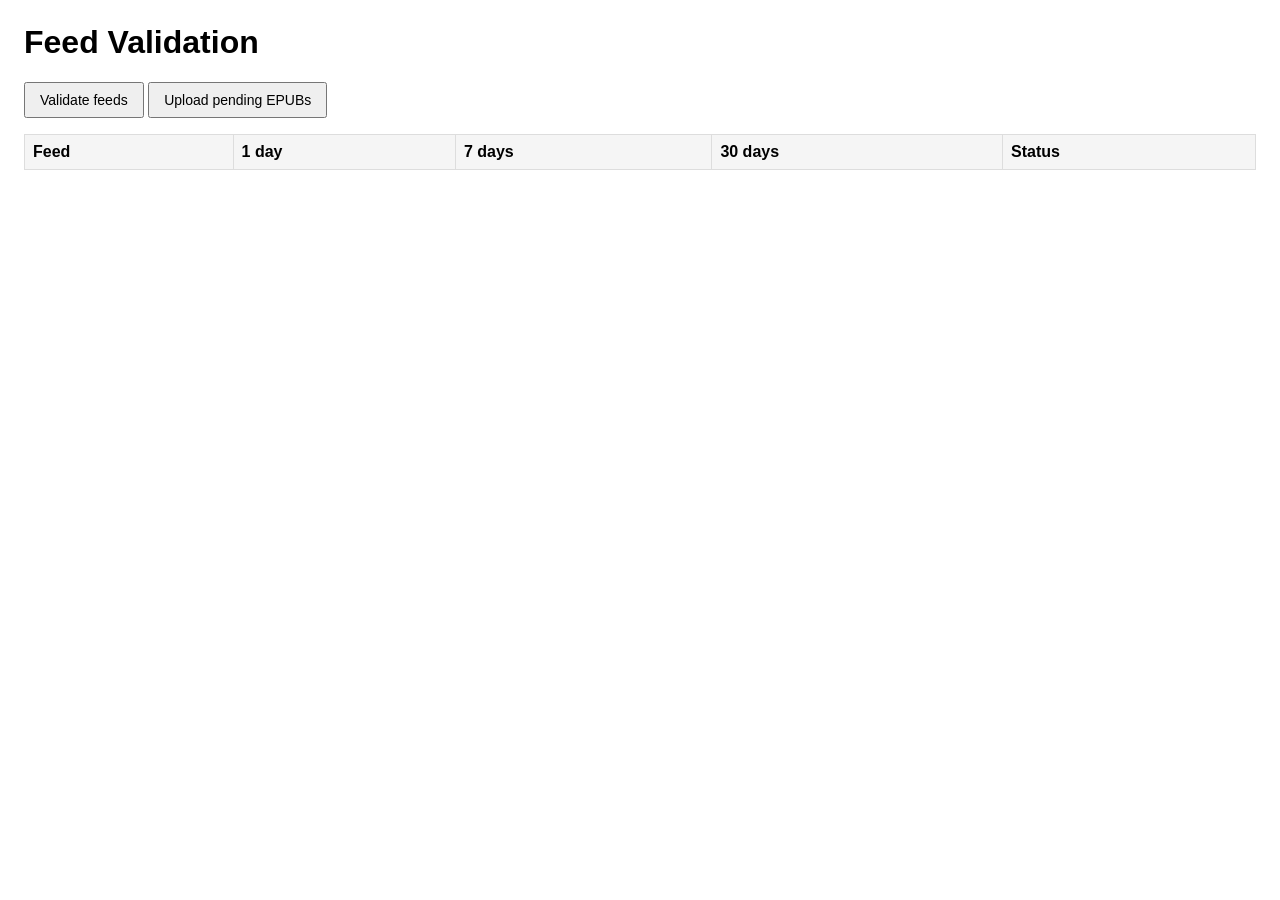
<file: templates/index.html>
<!doctype html>
<html lang="en">
<head>
  <meta charset="UTF-8" />
  <meta name="viewport" content="width=device-width, initial-scale=1.0" />
  <title>Feed Validator</title>
  <style>
    body { font-family: Arial, sans-serif; margin: 24px; }
    button { padding: 8px 14px; font-size: 14px; }
    table { border-collapse: collapse; width: 100%; margin-top: 16px; }
    th, td { border: 1px solid #ddd; padding: 8px; text-align: left; }
    th { background: #f5f5f5; }
    .ok { color: #08660f; font-weight: 600; }
    .error { color: #b00020; font-weight: 600; }
  </style>
</head>
<body>
  <h1>Feed Validation</h1>
  <button id="validateBtn">Validate feeds</button>
  <button id="uploadBtn">Upload pending EPUBs</button>
  <p id="message"></p>

  <table>
    <thead>
      <tr>
        <th>Feed</th>
        <th>1 day</th>
        <th>7 days</th>
        <th>30 days</th>
        <th>Status</th>
      </tr>
    </thead>
    <tbody id="resultsBody"></tbody>
  </table>

  <script>
    const button = document.getElementById('validateBtn');
    const body = document.getElementById('resultsBody');
    const uploadButton = document.getElementById('uploadBtn');
    const message = document.getElementById('message');

    function renderRows(results) {
      body.innerHTML = '';
      for (const row of results) {
        const tr = document.createElement('tr');
        const statusText = row.status === 'ok' ? 'ok' : `error: ${row.reason || 'unknown'}`;
        tr.innerHTML = `
          <td>${row.feed}</td>
          <td>${row['1 day']}</td>
          <td>${row['7 days']}</td>
          <td>${row['30 days']}</td>
          <td class="${row.status}">${statusText}</td>
        `;
        body.appendChild(tr);
      }
    }

    button.addEventListener('click', async () => {
      button.disabled = true;
      message.textContent = 'Validating feeds...';
      try {
        const response = await fetch('/validate', { method: 'POST' });
        const result = await response.json();
        renderRows(result);
        message.textContent = `Validated ${result.length} feed(s).`;
      } catch (error) {
        message.textContent = `Validation failed: ${error.message}`;
      } finally {
        button.disabled = false;
      }
    });

    uploadButton.addEventListener('click', async () => {
      uploadButton.disabled = true;
      message.textContent = 'Uploading pending EPUBs...';
      try {
        const response = await fetch('/upload-pending', { method: 'POST' });
        const result = await response.json();
        if (response.ok && result.status === 'partial') {
          const firstError = result.failed_items?.[0]?.error || 'unknown upload failure';
          message.textContent = `Upload attempted: ${result.uploaded_now} uploaded, ${result.failed_now} failed, ${result.pending_after} still pending. First error: ${firstError}`;
        } else if (response.ok) {
          message.textContent = `Upload complete: ${result.uploaded_now} file(s) uploaded, ${result.pending_after} still pending.`;
        } else {
          message.textContent = `Upload skipped: device ${result.host} unreachable (${result.pending_before} pending).`;
        }
      } catch (error) {
        message.textContent = `Upload failed: ${error.message}`;
      } finally {
        uploadButton.disabled = false;
      }
    });
  </script>
</body>
</html>
</file>
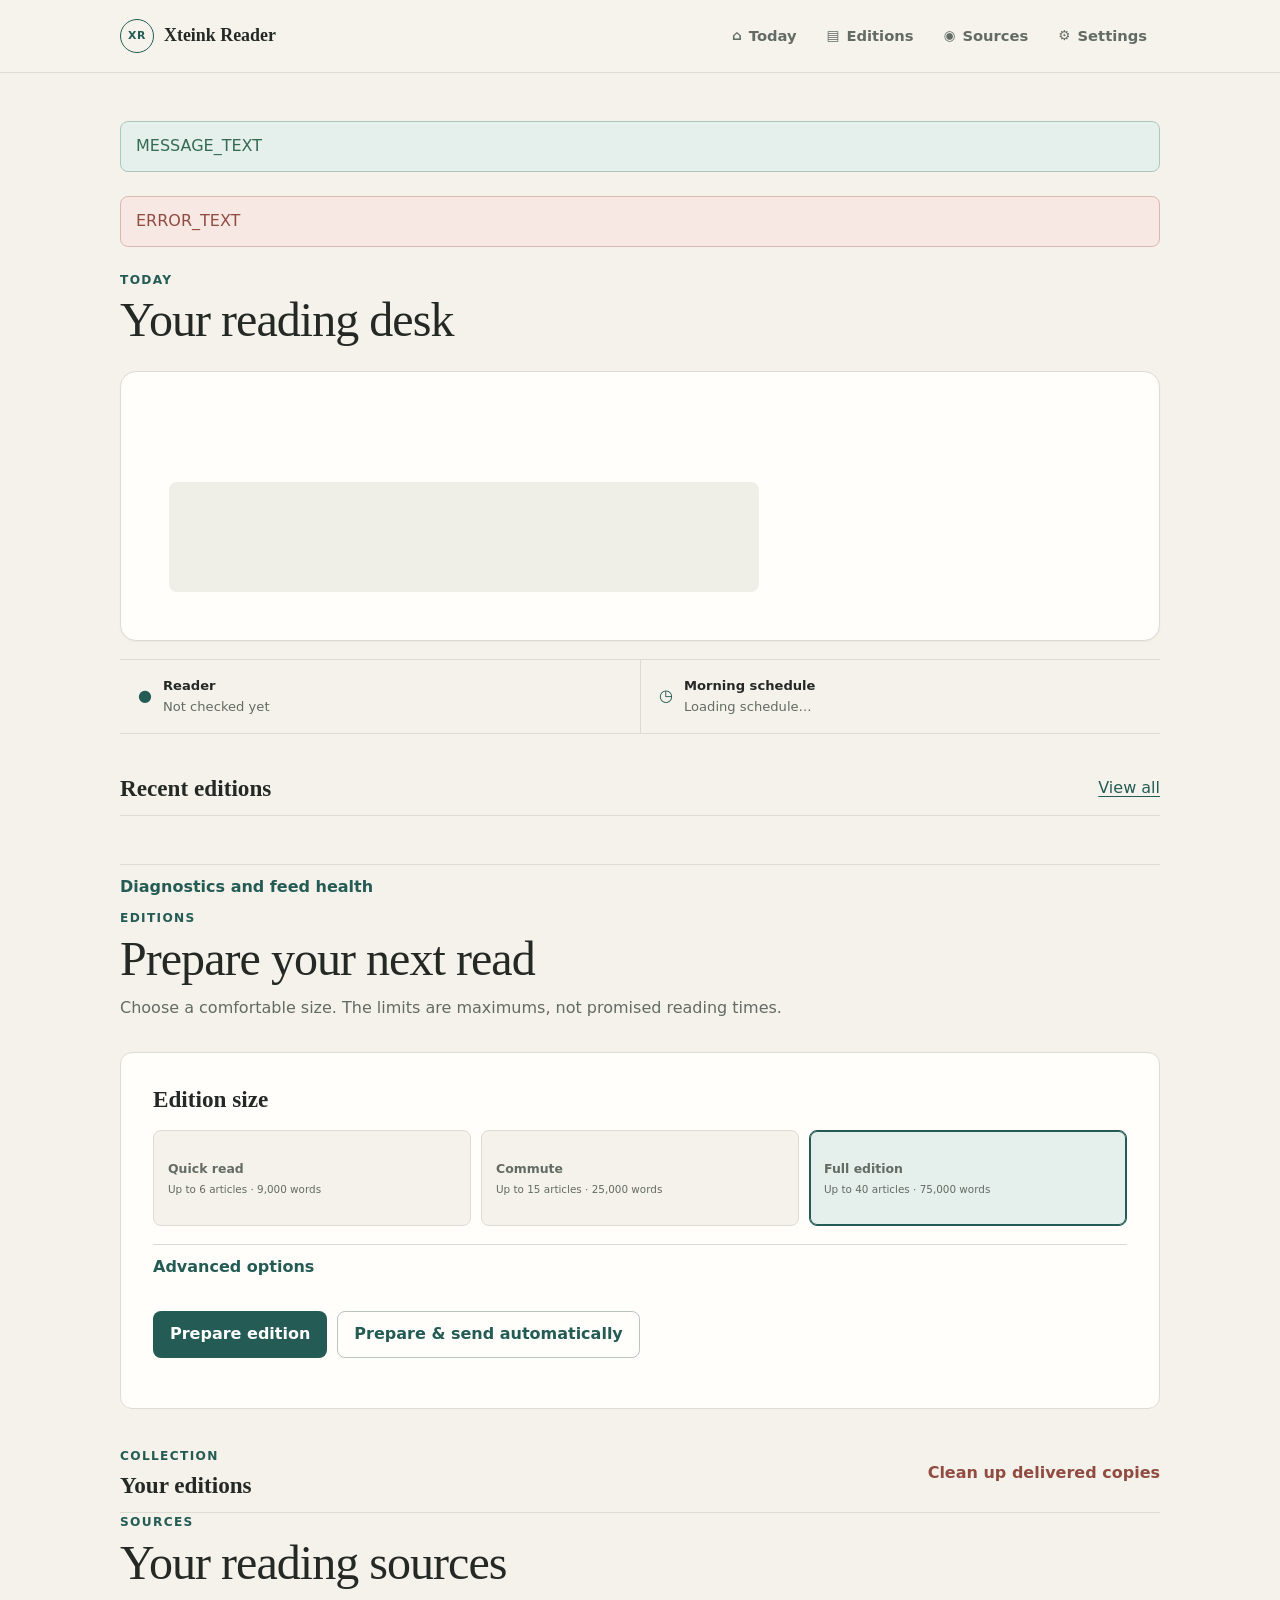
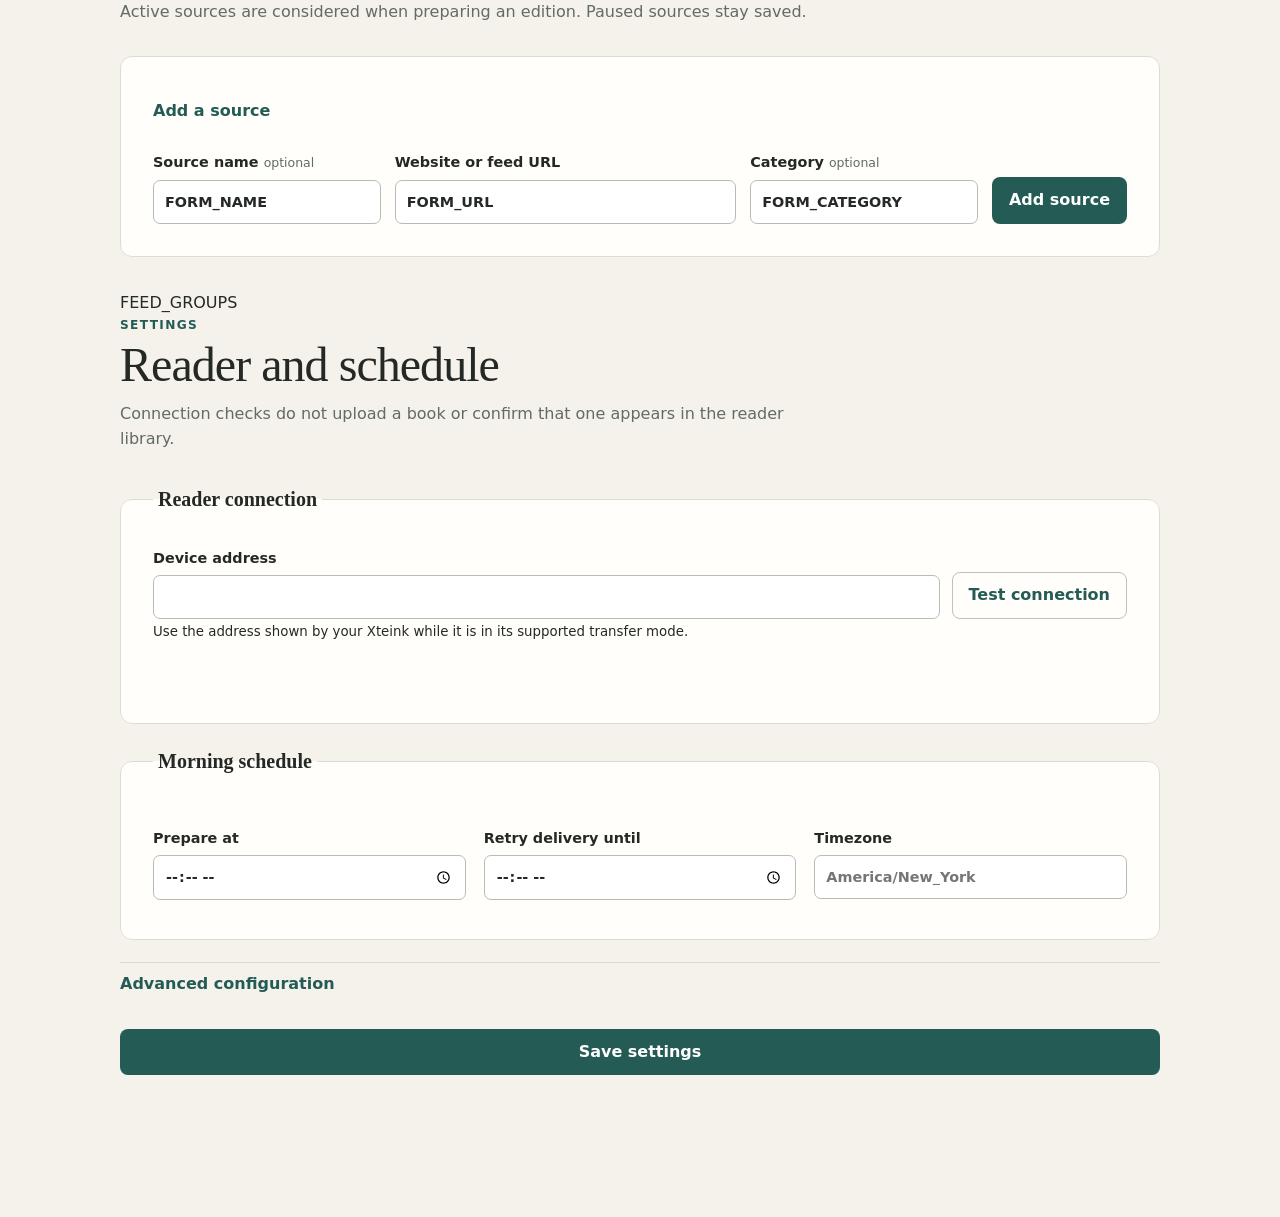
<file: templates/reader.html>
<!doctype html>
<html lang="en">
<head>
  <meta charset="UTF-8" />
  <meta name="viewport" content="width=device-width, initial-scale=1" />
  <meta name="theme-color" content="#F5F2EB" />
  <title>PAGE_TITLE · Xteink Reader</title>
  <link rel="stylesheet" href="/static/app.css" />
</head>
<body data-page="ACTIVE_PAGE">
  <a class="skip-link" href="#main-content">Skip to content</a>
  <header class="app-header">
    <div class="shell header-inner">
      <a class="brand" href="/today" aria-label="Xteink Reader, Today">
        <span class="brand-mark" aria-hidden="true">XR</span>
        <span>Xteink Reader</span>
      </a>
      <nav class="primary-nav" aria-label="Primary navigation">
        <a NAV_TODAY href="/today"><span aria-hidden="true">⌂</span>Today</a>
        <a NAV_EDITIONS href="/editions"><span aria-hidden="true">▤</span>Editions</a>
        <a NAV_SOURCES href="/sources"><span aria-hidden="true">◉</span>Sources</a>
        <a NAV_SETTINGS href="/settings"><span aria-hidden="true">⚙</span>Settings</a>
      </nav>
    </div>
  </header>

  <main class="shell main-content" id="main-content" tabindex="-1">
    <div class="flash flash-success" MESSAGE_HIDDEN>MESSAGE_TEXT</div>
    <div class="flash flash-error" ERROR_HIDDEN>ERROR_TEXT</div>

    <section PAGE_TODAY aria-labelledby="today-title">
      <header class="page-heading compact-heading">
        <p class="eyebrow">Today</p>
        <h1 id="today-title">Your reading desk</h1>
        <p class="friendly-date" id="friendlyDate"></p>
      </header>

      <article class="latest-edition" id="latestEdition" aria-busy="true">
        <div class="skeleton-block"></div>
      </article>

      <section class="status-strip" aria-label="Reader and schedule status">
        <div><span class="status-icon" aria-hidden="true">●</span><span><strong>Reader</strong><small id="deviceStatus">Not checked yet</small></span></div>
        <div><span class="status-icon" aria-hidden="true">◷</span><span><strong>Morning schedule</strong><small id="scheduleStatus">Loading schedule…</small></span></div>
      </section>

      <section class="recent-section" aria-labelledby="recent-title">
        <div class="section-heading"><h2 id="recent-title">Recent editions</h2><a href="/editions">View all</a></div>
        <div class="edition-list compact-list" id="recentEditions"></div>
      </section>

      <details class="diagnostics disclosure">
        <summary>Diagnostics and feed health</summary>
        <div class="diagnostic-actions">
          <label class="check-control"><input id="autoDiscoverInvalidFeeds" type="checkbox" /> Try feed discovery when a source is invalid</label>
          <button class="button button-secondary" id="validateBtn" type="button">Check source health</button>
          <button class="button button-secondary" id="uploadBtn" type="button">Retry all pending uploads</button>
        </div>
        <div class="table-wrap"><table><thead><tr><th>Source</th><th>1 day</th><th>7 days</th><th>30 days</th><th>Status</th></tr></thead><tbody id="resultsBody"></tbody></table></div>
      </details>
    </section>

    <section PAGE_EDITIONS aria-labelledby="editions-title">
      <header class="page-heading">
        <p class="eyebrow">Editions</p>
        <h1 id="editions-title">Prepare your next read</h1>
        <p>Choose a comfortable size. The limits are maximums, not promised reading times.</p>
      </header>

      <section class="prepare-panel" aria-labelledby="prepare-title">
        <h2 id="prepare-title">Edition size</h2>
        <form id="generateForm">
          <fieldset class="preset-group">
            <legend class="sr-only">Edition size preset</legend>
            <label><input type="radio" name="preset" value="quick" /><span><strong>Quick read</strong><small>Up to 6 articles · 9,000 words</small></span></label>
            <label><input type="radio" name="preset" value="commute" /><span><strong>Commute</strong><small>Up to 15 articles · 25,000 words</small></span></label>
            <label><input type="radio" name="preset" value="full" checked /><span><strong>Full edition</strong><small>Up to 40 articles · 75,000 words</small></span></label>
          </fieldset>
          <details class="disclosure advanced-options">
            <summary>Advanced options</summary>
            <div class="form-grid">
              <label for="days_back">Look back this many days<input id="days_back" type="number" name="days_back" min="1" step="1" value="FORM_DAYS" required /></label>
              <label class="check-control"><input id="backfillToLastGenerated" type="checkbox" /> Start from my most recent local EPUB date</label>
              <label class="check-control"><input id="includePrevious" type="checkbox" /> Include previously collected articles</label>
            </div>
          </details>
          <div class="button-row">
            <button class="button button-primary" type="submit" data-mode="prepare">Prepare edition</button>
            <button class="button button-secondary" type="submit" data-mode="prepare-send">Prepare &amp; send automatically</button>
          </div>
        </form>
        <div id="editionWorkflow" class="workflow-region" role="status" aria-live="polite"></div>
      </section>

      <section class="collection-section" aria-labelledby="collection-title">
        <div class="section-heading"><div><p class="eyebrow">Collection</p><h2 id="collection-title">Your editions</h2></div><button class="text-button danger-text" id="deleteUploadedBtn" type="button">Clean up delivered copies</button></div>
        <div class="edition-list" id="editionCollection"></div>
      </section>
    </section>

    <section PAGE_SOURCES aria-labelledby="sources-title">
      <header class="page-heading">
        <p class="eyebrow">Sources</p>
        <h1 id="sources-title">Your reading sources</h1>
        <p>Active sources are considered when preparing an edition. Paused sources stay saved.</p>
      </header>
      <details class="add-source disclosure" open>
        <summary>Add a source</summary>
        <form method="post" action="/feeds" class="source-form">
          <label for="sourceName">Source name <span>optional</span><input id="sourceName" name="name" value="FORM_NAME" autocomplete="off" /></label>
          <label for="sourceUrl">Website or feed URL<input id="sourceUrl" name="url" type="url" value="FORM_URL" placeholder="https://example.com/feed.xml" required /></label>
          <label for="sourceCategory">Category <span>optional</span><input id="sourceCategory" name="category" value="FORM_CATEGORY" placeholder="Technology" /></label>
          <button class="button button-primary" type="submit">Add source</button>
        </form>
      </details>
      <div class="source-groups">FEED_GROUPS</div>
    </section>

    <section PAGE_SETTINGS aria-labelledby="settings-title">
      <header class="page-heading">
        <p class="eyebrow">Settings</p>
        <h1 id="settings-title">Reader and schedule</h1>
        <p>Connection checks do not upload a book or confirm that one appears in the reader library.</p>
      </header>
      <form id="settingsForm" class="settings-form">
        <fieldset>
          <legend>Reader connection</legend>
          <div class="setting-row">
            <label for="deviceAddress">Device address<input id="deviceAddress" name="device_address" required aria-describedby="deviceHelp deviceOverride" /></label>
            <button class="button button-secondary" type="button" id="testConnectionBtn">Test connection</button>
          </div>
          <small id="deviceHelp">Use the address shown by your Xteink while it is in its supported transfer mode.</small>
          <p class="inline-result" id="connectionResult" role="status" aria-live="polite"></p>
          <p class="override-note" id="deviceOverride"></p>
        </fieldset>
        <fieldset>
          <legend>Morning schedule</legend>
          <div class="form-grid three-columns">
            <label for="generationTime">Prepare at<input id="generationTime" name="generation_time" type="time" required /></label>
            <label for="deliveryEnd">Retry delivery until<input id="deliveryEnd" name="delivery_window_end" type="time" required /></label>
            <label for="timezone">Timezone<input id="timezone" name="timezone" required placeholder="America/New_York" /></label>
          </div>
          <p class="override-note" id="scheduleOverrides"></p>
        </fieldset>
        <details class="disclosure"><summary>Advanced configuration</summary><p class="muted">Environment variables take precedence over saved values. File paths and transfer endpoint details remain server-managed.</p></details>
        <button class="button button-primary" type="submit">Save settings</button>
        <p id="settingsResult" class="inline-result" role="status" aria-live="polite"></p>
      </form>
    </section>
  </main>

  <script src="/static/app.js" defer></script>
</body>
</html>
</file>
<file: static/app.css>
:root {
  color-scheme: light;
  --page: #f5f2eb;
  --surface: #fffefa;
  --surface-muted: #efeee7;
  --text: #252925;
  --muted: #626b64;
  --accent: #245c55;
  --accent-dark: #194740;
  --accent-soft: #e5efec;
  --divider: #dddcd3;
  --warning: #8b5a12;
  --warning-soft: #fbefd8;
  --error: #914c42;
  --error-soft: #f8e8e4;
  --success: #356b54;
  --radius: 12px;
  --radius-small: 8px;
  --shadow: 0 1px 2px rgb(37 41 37 / 5%);
  --serif: Georgia, "Times New Roman", Times, serif;
  --sans: Inter, ui-sans-serif, system-ui, -apple-system, BlinkMacSystemFont, "Segoe UI", sans-serif;
}

* { box-sizing: border-box; }
html { background: var(--page); color: var(--text); font-family: var(--sans); line-height: 1.55; }
body { margin: 0; min-width: 320px; }
button, input, select { font: inherit; }
button, a, input, summary { -webkit-tap-highlight-color: transparent; }
a { color: var(--accent); text-underline-offset: 3px; }
a:hover { color: var(--accent-dark); }
:focus-visible { outline: 3px solid #b7791f; outline-offset: 3px; }
.shell { width: min(100% - 40px, 1040px); margin-inline: auto; }
.skip-link { position: fixed; left: 16px; top: -80px; z-index: 20; background: var(--text); color: white; padding: 10px 14px; border-radius: 6px; }
.skip-link:focus { top: 12px; }
.sr-only { position: absolute; width: 1px; height: 1px; padding: 0; margin: -1px; overflow: hidden; clip: rect(0,0,0,0); white-space: nowrap; border: 0; }
[hidden] { display: none !important; }

.app-header { border-bottom: 1px solid var(--divider); background: color-mix(in srgb, var(--page) 92%, white); }
.header-inner { min-height: 72px; display: flex; align-items: center; justify-content: space-between; gap: 24px; }
.brand { display: inline-flex; align-items: center; gap: 10px; color: var(--text); font-family: var(--serif); font-size: 1.12rem; font-weight: 700; text-decoration: none; white-space: nowrap; }
.brand-mark { display: grid; place-items: center; width: 34px; height: 34px; border: 1px solid var(--accent); border-radius: 50%; color: var(--accent); font-family: var(--sans); font-size: .68rem; letter-spacing: .05em; }
.primary-nav { display: flex; align-items: stretch; gap: 4px; }
.primary-nav a { min-height: 44px; display: inline-flex; align-items: center; gap: 7px; padding: 9px 13px; border-radius: var(--radius-small); color: var(--muted); font-size: .92rem; font-weight: 650; text-decoration: none; }
.primary-nav a:hover { background: rgb(255 255 255 / 55%); color: var(--text); }
.primary-nav a[aria-current="page"] { background: var(--surface); box-shadow: var(--shadow); color: var(--accent); }
.primary-nav a span { font-size: .85rem; }

.main-content { padding-block: 48px 80px; }
.page-heading { margin-bottom: 32px; max-width: 700px; }
.compact-heading { margin-bottom: 24px; }
.eyebrow { margin: 0 0 5px; color: var(--accent); font-size: .76rem; font-weight: 750; letter-spacing: .11em; text-transform: uppercase; }
h1, h2, h3 { color: var(--text); }
h1 { margin: 0; font-family: var(--serif); font-size: clamp(2rem, 5vw, 3rem); font-weight: 500; line-height: 1.1; letter-spacing: -.02em; }
h2 { margin: 0; font-family: var(--serif); font-size: 1.45rem; font-weight: 600; line-height: 1.25; }
h3 { margin: 0; font-size: 1rem; }
.page-heading > p:last-child, .friendly-date { margin: 10px 0 0; color: var(--muted); }
.friendly-date { font-size: 1rem; }
.muted { color: var(--muted); }

.latest-edition { min-height: 270px; display: grid; grid-template-columns: minmax(0, 1fr) auto; gap: 34px; align-items: end; padding: clamp(26px, 5vw, 48px); border: 1px solid var(--divider); border-radius: 16px; background: var(--surface); box-shadow: var(--shadow); }
.latest-copy { align-self: center; min-width: 0; }
.latest-copy h2 { margin: 5px 0 12px; font-size: clamp(2rem, 5vw, 3.35rem); font-weight: 500; overflow-wrap: anywhere; }
.latest-copy > p { max-width: 580px; color: var(--muted); }
.edition-meta { display: flex; flex-wrap: wrap; gap: 8px 18px; margin: 18px 0; color: var(--muted); font-size: .94rem; }
.status-label { display: inline-flex; align-items: center; gap: 7px; color: var(--muted); font-size: .9rem; font-weight: 700; }
.status-label::before { content: ""; width: 8px; height: 8px; border-radius: 50%; background: currentColor; }
.status-ready { color: var(--accent); }
.status-waiting { color: var(--warning); }
.status-error { color: var(--error); }
.status-complete { color: var(--success); }
.latest-actions { display: flex; flex-direction: column; align-items: stretch; gap: 9px; width: min(100%, 230px); }
.secondary-links { display: flex; justify-content: center; gap: 14px; flex-wrap: wrap; font-size: .88rem; }

.button { min-height: 44px; display: inline-flex; justify-content: center; align-items: center; gap: 8px; padding: 10px 16px; border: 1px solid transparent; border-radius: var(--radius-small); font-weight: 700; cursor: pointer; text-decoration: none; }
.button:disabled { cursor: not-allowed; opacity: .55; }
.button-primary { background: var(--accent); color: white; }
.button-primary:hover { background: var(--accent-dark); color: white; }
.button-secondary { border-color: #b9c4bf; background: transparent; color: var(--accent); }
.button-secondary:hover { background: var(--accent-soft); }
.text-button { min-height: 44px; padding: 6px 0; border: 0; background: none; color: var(--accent); font-weight: 700; cursor: pointer; }
.danger-text { color: var(--error); }
.button-row { display: flex; gap: 10px; flex-wrap: wrap; margin-top: 22px; }

.status-strip { display: grid; grid-template-columns: 1fr 1fr; margin: 18px 0 40px; border-block: 1px solid var(--divider); }
.status-strip > div { display: flex; gap: 11px; align-items: center; padding: 16px 18px; }
.status-strip > div + div { border-left: 1px solid var(--divider); }
.status-strip strong, .status-strip small { display: block; }
.status-strip strong { font-size: .82rem; }
.status-strip small { color: var(--muted); font-size: .82rem; }
.status-icon { color: var(--accent); }

.section-heading { display: flex; justify-content: space-between; align-items: center; gap: 18px; margin-bottom: 12px; }
.recent-section, .collection-section { margin-top: 38px; }
.edition-list { border-top: 1px solid var(--divider); }
.edition-row { display: grid; grid-template-columns: minmax(0, 1fr) auto; gap: 20px; padding: 21px 4px; border-bottom: 1px solid var(--divider); }
.edition-main { min-width: 0; }
.edition-row h3 { font-family: var(--serif); font-size: 1.24rem; font-weight: 600; overflow-wrap: anywhere; }
.edition-row .edition-meta { margin: 5px 0 0; font-size: .84rem; }
.edition-row-actions { display: flex; align-items: center; gap: 12px; flex-wrap: wrap; justify-content: flex-end; font-size: .88rem; }
.edition-details { grid-column: 1 / -1; margin-top: -8px; color: var(--muted); font-size: .82rem; overflow-wrap: anywhere; }
.empty-state { padding: 28px 4px; color: var(--muted); border-bottom: 1px solid var(--divider); }

.prepare-panel, .add-source, .settings-form fieldset { padding: clamp(22px, 4vw, 32px); border: 1px solid var(--divider); border-radius: var(--radius); background: var(--surface); }
.preset-group { display: grid; grid-template-columns: repeat(3, 1fr); gap: 10px; margin: 16px 0 0; padding: 0; border: 0; }
.preset-group label { cursor: pointer; }
.preset-group input { position: absolute; opacity: 0; pointer-events: none; }
.preset-group span { min-height: 96px; display: flex; flex-direction: column; justify-content: center; padding: 14px; border: 1px solid var(--divider); border-radius: var(--radius-small); background: var(--page); }
.preset-group strong, .preset-group small { display: block; }
.preset-group small { margin-top: 3px; color: var(--muted); }
.preset-group input:checked + span { border-color: var(--accent); box-shadow: inset 0 0 0 1px var(--accent); background: var(--accent-soft); }
.preset-group input:focus-visible + span { outline: 3px solid #b7791f; outline-offset: 3px; }
.advanced-options { margin-top: 18px; }
.form-grid { display: grid; gap: 18px; margin-top: 18px; }
.three-columns { grid-template-columns: repeat(3, 1fr); }
label { color: var(--text); font-size: .9rem; font-weight: 700; }
label > span { color: var(--muted); font-size: .78rem; font-weight: 500; }
input:not([type="checkbox"]):not([type="radio"]), select { width: 100%; min-height: 44px; display: block; margin-top: 6px; padding: 9px 11px; border: 1px solid #b9bcb5; border-radius: 7px; background: white; color: var(--text); }
.check-control { min-height: 44px; display: flex; align-items: center; gap: 10px; font-weight: 600; }
.check-control input { width: 19px; height: 19px; accent-color: var(--accent); }

.workflow-region { min-height: 0; margin-top: 18px; }
.workflow-region:not(:empty) { padding-top: 18px; border-top: 1px solid var(--divider); }
.workflow-message { display: grid; grid-template-columns: auto 1fr; gap: 12px; align-items: start; }
.progress-dot { width: 12px; height: 12px; margin-top: 6px; border: 2px solid #a8b6b1; border-top-color: var(--accent); border-radius: 50%; animation: spin .9s linear infinite; }
.workflow-message p { margin: 2px 0; color: var(--muted); }
.technical-details { margin-top: 10px; }
.technical-details pre { max-height: 220px; overflow: auto; padding: 12px; border-radius: 6px; background: #282d29; color: #eef2ee; font-size: .75rem; white-space: pre-wrap; overflow-wrap: anywhere; }
@keyframes spin { to { transform: rotate(360deg); } }
@media (prefers-reduced-motion: reduce) { *, *::before, *::after { scroll-behavior: auto !important; animation-duration: .01ms !important; animation-iteration-count: 1 !important; } }

.disclosure { border-top: 1px solid var(--divider); }
.disclosure summary { min-height: 44px; display: flex; align-items: center; color: var(--accent); font-weight: 700; cursor: pointer; }
.diagnostics { margin-top: 48px; }
.diagnostic-actions { display: flex; align-items: center; gap: 12px; flex-wrap: wrap; padding: 18px 0; }
.table-wrap { overflow-x: auto; }
table { width: 100%; border-collapse: collapse; font-size: .86rem; }
th, td { padding: 11px 8px; border-bottom: 1px solid var(--divider); text-align: left; }
th { color: var(--muted); font-size: .75rem; letter-spacing: .04em; text-transform: uppercase; }

.source-form { display: grid; grid-template-columns: 1fr 1.5fr 1fr auto; gap: 14px; align-items: end; padding-top: 18px; }
.source-groups { margin-top: 34px; }
.source-category { margin-top: 30px; }
.source-category h2 { margin-bottom: 8px; font-size: 1.15rem; }
.source-list { margin: 0; padding: 0; list-style: none; border-top: 1px solid var(--divider); }
.source-item { display: grid; grid-template-columns: minmax(0, 1fr) auto; gap: 16px; align-items: center; padding: 17px 2px; border-bottom: 1px solid var(--divider); }
.source-name { font-weight: 750; }
.source-url { display: block; margin-top: 2px; color: var(--muted); font-size: .8rem; overflow-wrap: anywhere; }
.source-actions { display: flex; align-items: center; gap: 10px; }
.source-actions form { margin: 0; }
.state-chip { display: inline-flex; align-items: center; min-height: 28px; padding: 3px 9px; border-radius: 999px; background: var(--accent-soft); color: var(--accent); font-size: .74rem; font-weight: 750; }
.state-chip.paused { background: var(--surface-muted); color: var(--muted); }

.settings-form { display: grid; gap: 22px; }
.settings-form fieldset { margin: 0; }
.settings-form legend { padding: 0 5px; font-family: var(--serif); font-size: 1.25rem; font-weight: 600; }
.setting-row { display: grid; grid-template-columns: minmax(0, 1fr) auto; gap: 12px; align-items: end; }
.inline-result { min-height: 24px; margin-bottom: 0; color: var(--muted); }
.override-note { margin: 7px 0 0; color: var(--warning); font-size: .8rem; }

.flash { margin-bottom: 24px; padding: 12px 15px; border: 1px solid; border-radius: var(--radius-small); }
.flash-success { border-color: #abc7b9; background: var(--accent-soft); color: var(--success); }
.flash-error { border-color: #dbb8b1; background: var(--error-soft); color: var(--error); }
.skeleton-block { width: 65%; height: 110px; border-radius: var(--radius-small); background: var(--surface-muted); }

@media (max-width: 760px) {
  .shell { width: min(100% - 28px, 1040px); }
  .app-header { padding-top: 10px; }
  .header-inner { min-height: auto; display: block; }
  .brand { margin-bottom: 10px; }
  .primary-nav { display: grid; grid-template-columns: repeat(4, 1fr); width: 100%; }
  .primary-nav a { min-width: 0; justify-content: center; padding-inline: 5px; font-size: .75rem; }
  .primary-nav a span { display: none; }
  .main-content { padding-block: 30px 64px; }
  .latest-edition { min-height: 0; grid-template-columns: 1fr; gap: 22px; align-items: start; padding: 25px 22px; }
  .latest-actions { width: 100%; }
  .status-strip { grid-template-columns: 1fr; }
  .status-strip > div + div { border-left: 0; border-top: 1px solid var(--divider); }
  .preset-group, .three-columns, .source-form { grid-template-columns: 1fr; }
  .preset-group span { min-height: 74px; }
  .edition-row, .source-item { grid-template-columns: 1fr; gap: 11px; }
  .edition-row-actions, .source-actions { justify-content: flex-start; }
  .section-heading { align-items: flex-end; }
}

@media (max-width: 390px) {
  .shell { width: min(100% - 20px, 1040px); }
  .primary-nav a { font-size: .7rem; }
  .button-row { display: grid; }
  .section-heading { display: block; }
  .section-heading > .text-button { margin-top: 8px; }
}
</file>
